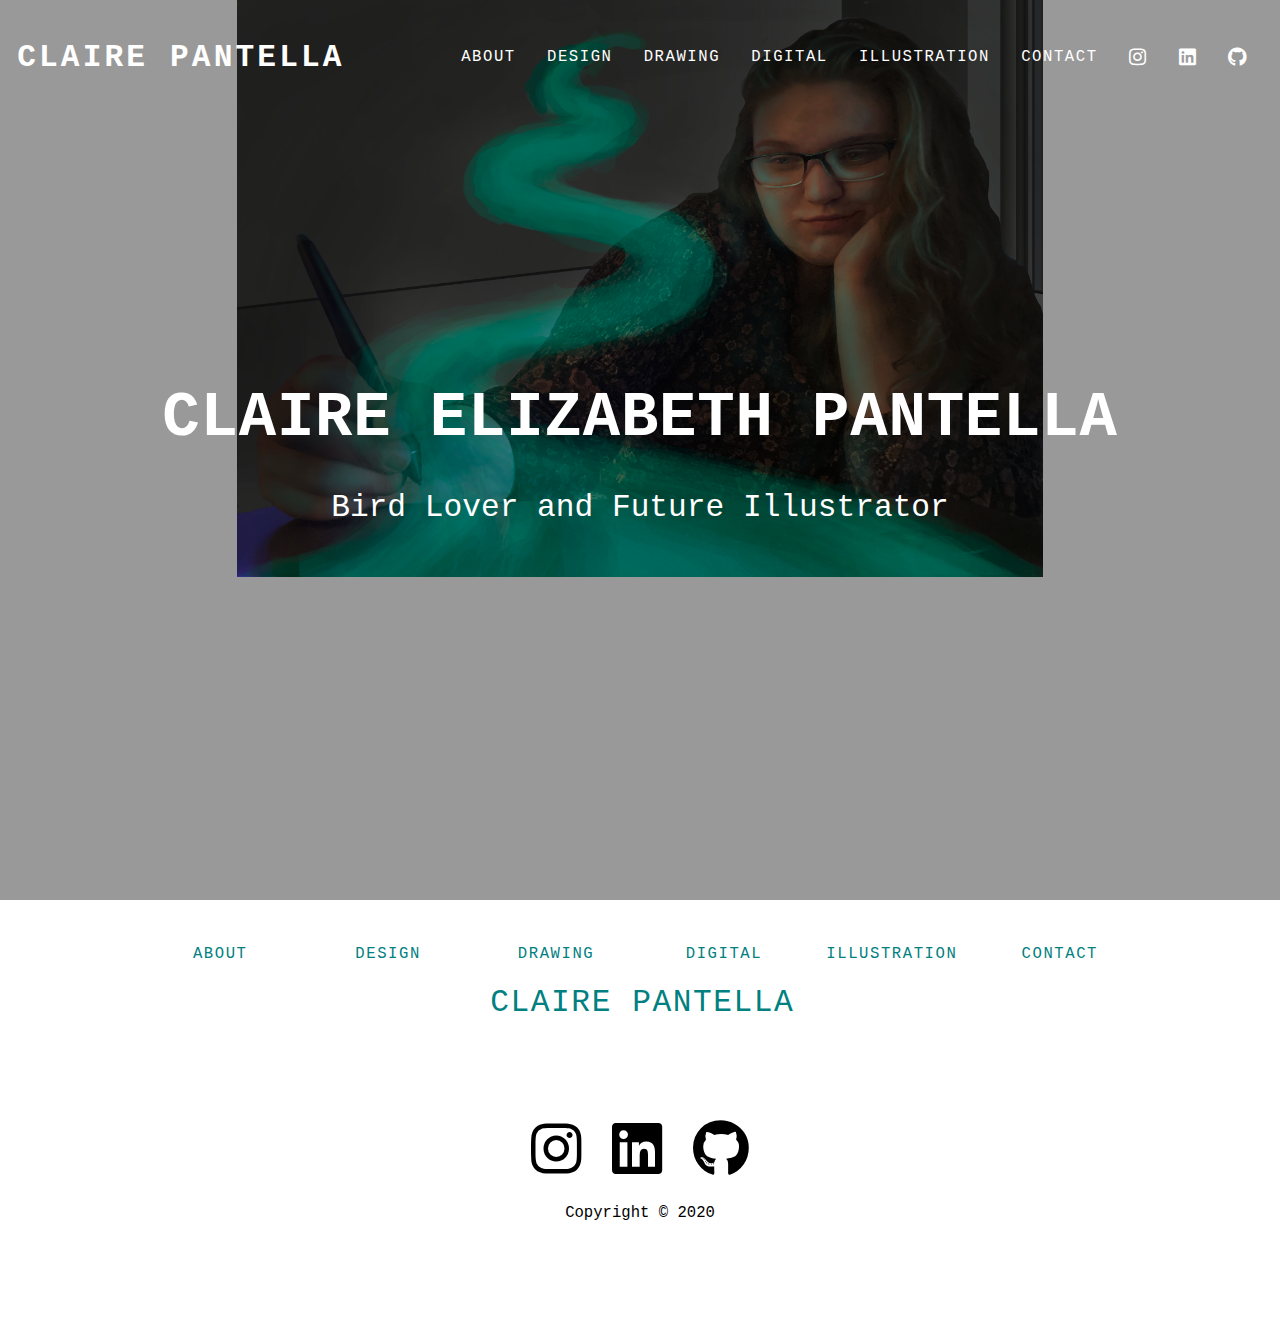
<file: index.html>
<!DOCTYPE html>
<html lang="en">
  <head>
    <meta charset="UTF-8" />
    <meta name="viewport" content="width=device-width, initial-scale=1.0" />
    <link rel="stylesheet" href="css/styles.css" />
    <link rel="stylesheet" href="css/glightbox.min.css" />
    <link rel="stylesheet" href="css/all.min.css" />
    <title>Claire Pantella Homepage</title>
  </head>
  <body class="hero-body">
    <header class="hero-box">
      <section class="hero-image-box">
        <img src="img/project 7.jpg" alt="Project 7">
      </section>
      <nav class="nav-bar hero-nav">
        <h1 class="logo"><a href="index.html">Claire Pantella</a></h1>
        <ul class="nav-menu">
          <li class="nav-item"><a href="about.html">About</a></li>
          <li class="nav-item"><a href="design.html">Design</a></li>
          <li class="nav-item"><a href="drawing.html">Drawing</a></li>
          <li class="nav-item"><a href="digital.html">Digital</a></li>
          <li class="nav-item"><a href="illustration.html">Illustration</a></li>
          <li class="nav-item"><a href="contact.html">Contact</a></li>
          <li class="nav-item social-nav-item">
            <a
              href="https://instagram.com/pantellagram"
              aria-label="Link to Instagram"
              ><i class="fab fa-instagram" aria-hidden="true"></i
            ></a>
          </li>
          <li class="nav-item social-nav-item">
            <a
              href="https://www.linkedin.com"
              aria-label="Link to LinkedIn"
              ><i class="fab fa-linkedin" aria-hidden="true"></i
            ></a>
          </li>
          <li class="nav-item social-nav-item">
            <a
              href="https://github.com/clairepantella.github.io"
              aria-label="Link to Github"
              ><i class="fab fa-github" aria-hidden="true"></i
            ></a>
          </li>
        </ul>
      </nav>
      <section class="hero-text-box">
        <h1 class="hero-heading">Claire Elizabeth Pantella</h1>
        <p class="hero-text">
          Bird Lover and Future Illustrator
        </p>
      </section>
    </header>
    <footer>
      <nav class="nav-bar footer-nav">
        <ul class="nav-menu">
          <li class="nav-item"><a href="about.html">About</a></li>
          <li class="nav-item"><a href="design.html">Design</a></li>
          <li class="nav-item"><a href="drawing.html">Drawing</a></li>
          <li class="nav-item"><a href="digital.html">Digital</a></li>
          <li class="nav-item"><a href="illustration.html">Illustration</a></li>
          <li class="nav-item"><a href="contact.html">Contact</a></li>
          <li class="nav-item logo footer-logo">
            <a href="index.html">Claire Pantella</a>
          </li>
        </ul>
      </nav>
      <section class="footer-social">
        <a
          href="https://instagram.com/pantellagram"
          aria-label="Link to Instagram"
          ><i class="fab fa-instagram fa-3x" aria-hidden="true"></i
        ></a>

        <a
          href="https://www.linkedin.com"
          aria-label="Link to LinkedIn"
          ><i class="fab fa-linkedin fa-3x" aria-hidden="true"></i
        ></a>

        <a href="https://github.com/clairepantella.github.io"
           aria-label="Link to Github"
          ><i class="fab fa-github fa-3x" aria-hidden="true"></i
        ></a>
      </section>
      <p class="footer-copyright">Copyright &copy; 2020</p>
    </footer>
  </body>
</html>
</file>
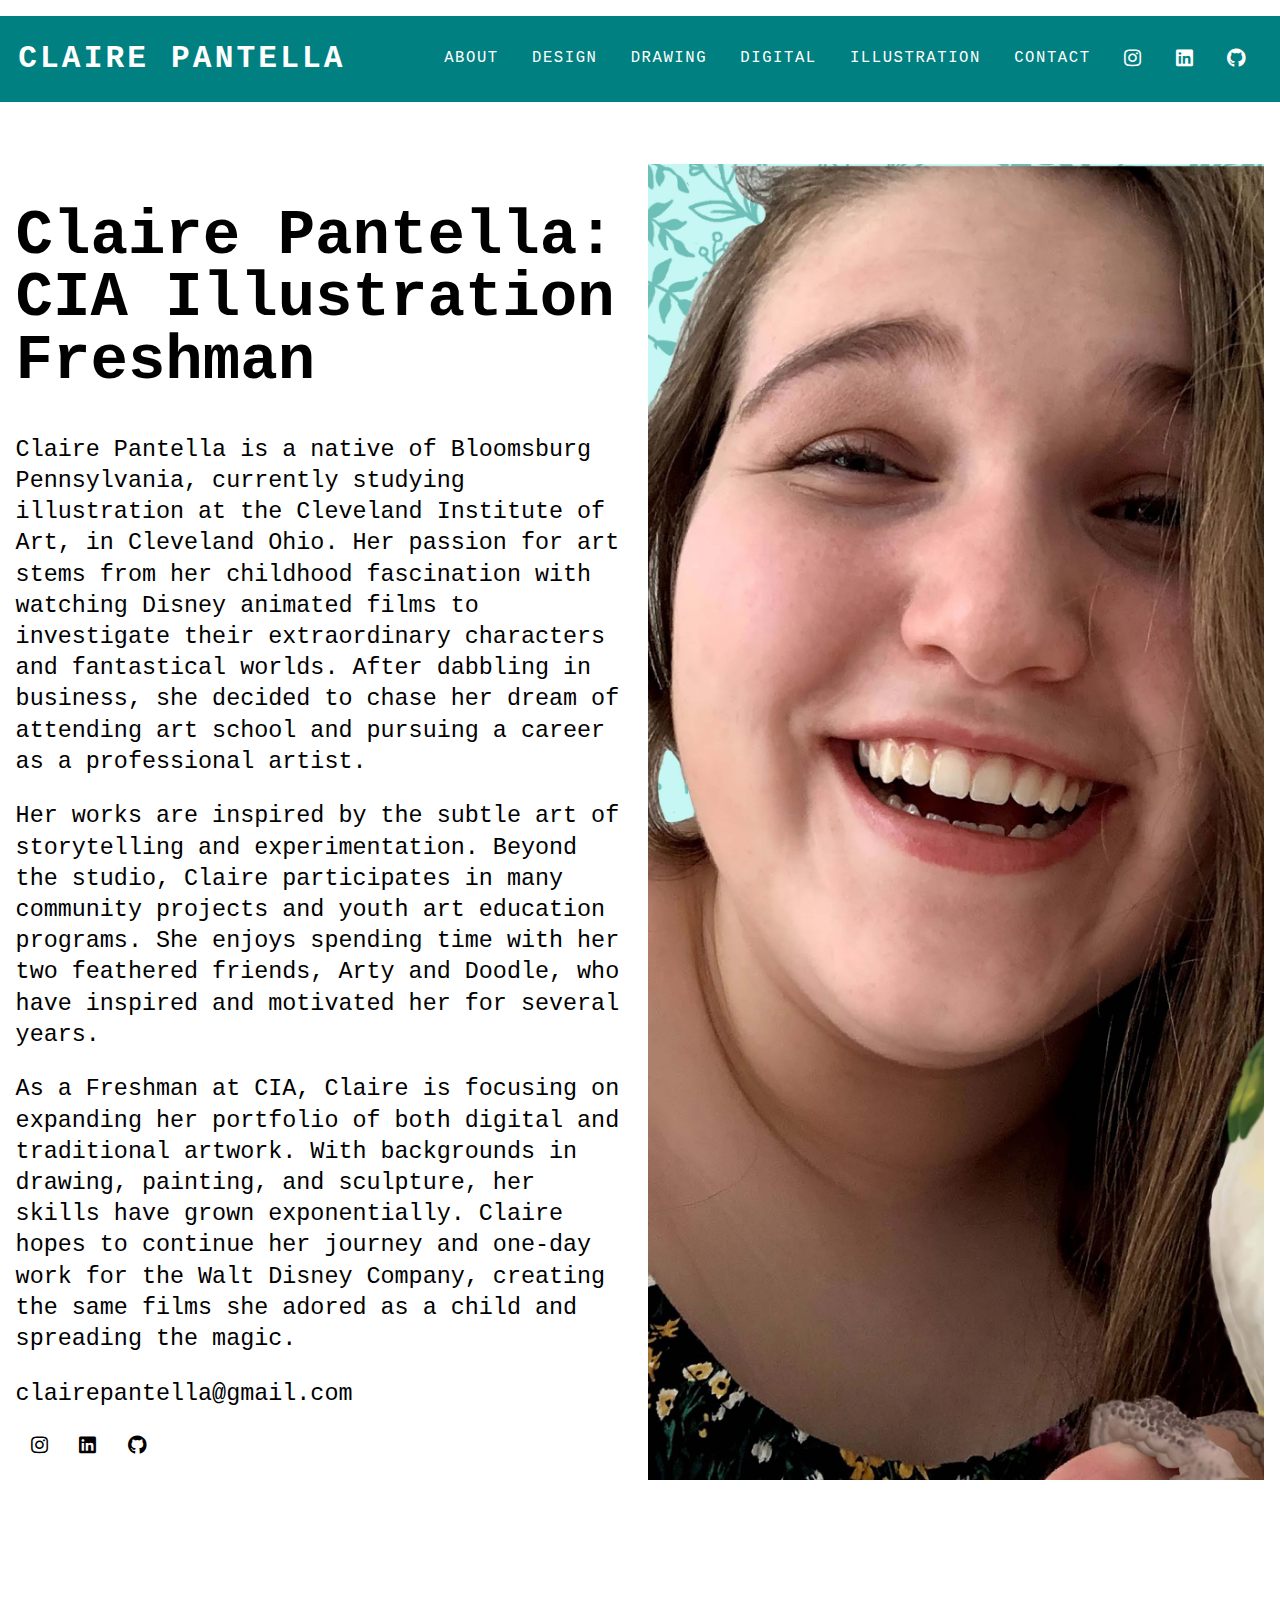
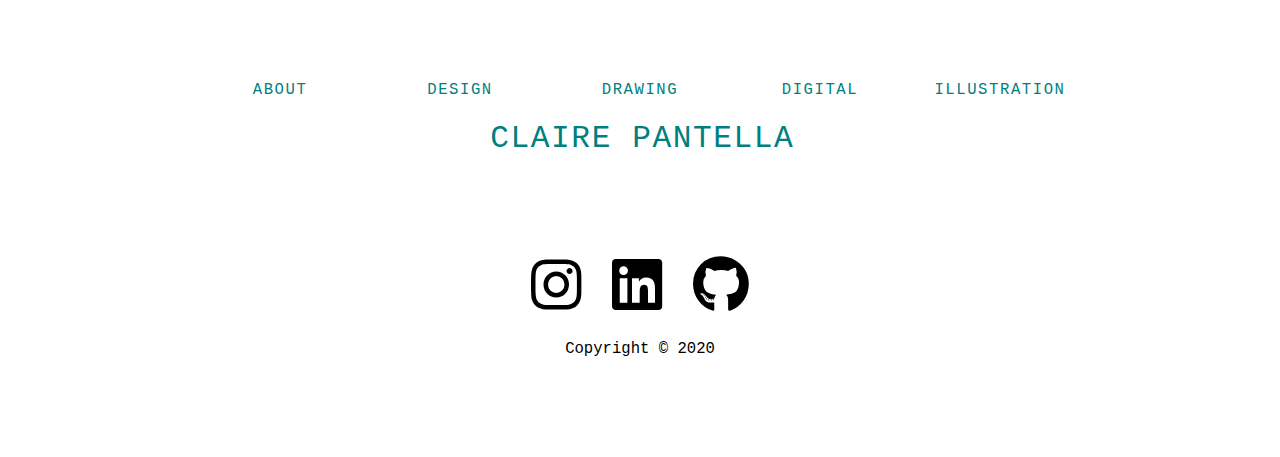
<file: about.html>
<!DOCTYPE html>
<html lang="en">
  <head>
    <meta charset="UTF-8" />
    <meta name="viewport" content="width=device-width, initial-scale=1.0" />
    <link rel="stylesheet" href="css/styles.css" />
    <link rel="stylesheet" href="css/glightbox.min.css" />
    <link rel="stylesheet" href="css/all.min.css" />
    <title>Claire Pantella Homepage</title>
  </head>
  <body>
    <header>
      <nav class="nav-bar other-nav">
        <h1 class="logo"><a href="index.html">Claire Pantella</a></h1>
        <ul class="nav-menu">
          <li class="nav-item"><a href="about.html">About</a></li>
          <li class="nav-item"><a href="design.html">Design</a></li>
          <li class="nav-item"><a href="drawing.html">Drawing</a></li>
          <li class="nav-item"><a href="digital.html">Digital</a></li>
          <li class="nav-item"><a href="illustration.html">Illustration</a></li>
           <li class="nav-item"><a href="contact.html">Contact</a></li>
          <li class="nav-item social-nav-item">
            <a
              href="https://instagram.com/pantellagram"
              aria-label="Link to Instagram"
              ><i class="fab fa-instagram" aria-hidden="true"></i
            ></a>
          </li>
          <li class="nav-item social-nav-item">
            <a
              href="https://www.linkedin.com"
              aria-label="Link to LinkedIn"
              ><i class="fab fa-linkedin" aria-hidden="true"></i
            ></a>
          </li>
          <li class="nav-item social-nav-item">
            <a
              href="https://github.com/clairepantella.github.io"
              aria-label="Link to Github"
              ><i class="fab fa-github" aria-hidden="true"></i
            ></a>
          </li>
        </ul>
      </nav>
    </header>
    <main class="about-page">
      <section class="about-text">
        <h1>Claire Pantella: CIA Illustration Freshman</h1>
        <p>
          Claire Pantella is a native of Bloomsburg Pennsylvania, currently studying illustration at the Cleveland Institute of Art, in Cleveland Ohio. Her passion for art stems from her childhood fascination with watching Disney animated films to investigate their extraordinary characters and fantastical worlds. After dabbling in business, she decided to chase her dream of attending art school and pursuing a career as a professional artist. 
        </p>
        <p>
          Her works are inspired by the subtle art of storytelling and experimentation. Beyond the studio, Claire participates in many community projects and youth art education programs. She enjoys spending time with her two feathered friends, Arty and Doodle, who have inspired and motivated her for several years. 
        </p>
         <p>
          As a Freshman at CIA, Claire is focusing on expanding her portfolio of both digital and traditional artwork. With backgrounds in drawing, painting, and sculpture, her skills have grown exponentially. Claire hopes to continue her journey and one-day work for the Walt Disney Company, creating the same films she adored as a child and spreading the magic. 
        </p>
        <p>clairepantella@gmail.com</p>

        <section class="about-social">
          <a
            href="https://instagram"
            aria-label="Link to Instagram"
            ><i class="fab fa-instagram" aria-hidden="true"></i
          ></a>

          <a
            href="https://www.linkedin.com"
            aria-label="Link to LinkedIn"
            ><i class="fab fa-linkedin" aria-hidden="true"></i
          ></a>

          <a
            href="https://github.com/clairepantella.github.io"
            aria-label="Link to Github"
            ><i class="fab fa-github" aria-hidden="true"></i
          ></a>
        </section>
      </section>
      <section class="about-image">
        <img src="img/self.jpg" alt="self" />
      </section>
    </main>
    <footer>
      <nav class="nav-bar footer-nav">
        <ul class="nav-menu">
          <li class="nav-item"><a href="about.html">About</a></li>
          <li class="nav-item"><a href="design.html">Design</a></li>
          <li class="nav-item"><a href="drawing.html">Drawing</a></li>
          <li class="nav-item"><a href="digital.html">Digital</a></li>
          <li class="nav-item"><a href="illustration.html">Illustration</a></li>
          <li class="nav-item logo footer-logo">
            <a href="index.html">Claire Pantella</a>
          </li>
        </ul>
      </nav>
      <section class="footer-social">
        <a
          href="https://instagram"
          aria-label="Link to Instagram"
          ><i class="fab fa-instagram fa-3x" aria-hidden="true"></i
        ></a>

        <a
          href="https://www.linkedin.com"
          aria-label="Link to LinkedIn"
          ><i class="fab fa-linkedin fa-3x" aria-hidden="true"></i
        ></a>

        <a href="https://github.com/clairepantella.github.io" aria-label="Link to Github"
          ><i class="fab fa-github fa-3x" aria-hidden="true"></i
        ></a>
      </section>
      <p class="footer-copyright">Copyright &copy; 2020</p>
    </footer>
  </body>
</html>
</file>
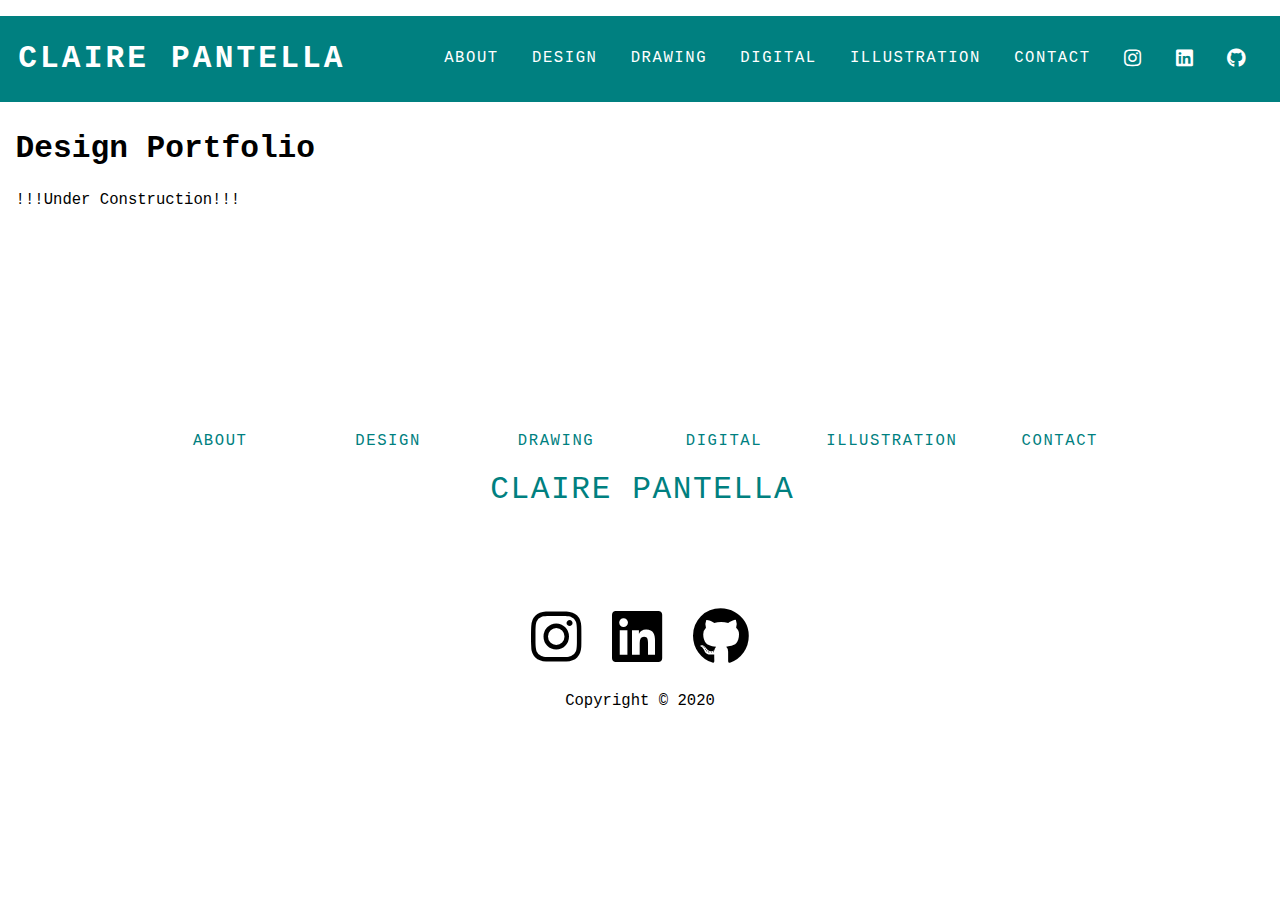
<file: contact.html>
<!DOCTYPE html>
<html lang="en">
  <head>
    <meta charset="UTF-8" />
    <meta name="viewport" content="width=device-width, initial-scale=1.0" />
    <link rel="stylesheet" href="css/styles.css" />
    <link rel="stylesheet" href="css/glightbox.min.css" />
    <link rel="stylesheet" href="css/all.min.css" />
    <title>Claire Pantella Homepage</title>
  </head>
  <body>
    <header>
      <nav class="nav-bar other-nav">
        <h1 class="logo"><a href="index.html">Claire Pantella</a></h1>
        <ul class="nav-menu">
          <li class="nav-item"><a href="about.html">About</a></li>
          <li class="nav-item"><a href="design.html">Design</a></li>
          <li class="nav-item"><a href="drawing.html">Drawing</a></li>
          <li class="nav-item"><a href="digital.html">Digital</a></li>
          <li class="nav-item"><a href="illustration.html">Illustration</a></li>
          <li class="nav-item"><a href="contact.html">Contact</a></li>
          <li class="nav-item social-nav-item">
            <a
              href="https://instagram.com/pantellagram"
              aria-label="Link to Instagram"
              ><i class="fab fa-instagram" aria-hidden="true"></i
            ></a>
          </li>
          <li class="nav-item social-nav-item">
            <a
              href="https://www.linkedin.com"
              aria-label="Link to LinkedIn"
              ><i class="fab fa-linkedin" aria-hidden="true"></i
            ></a>
          </li>
          <li class="nav-item social-nav-item">
            <a
              href="https://github.com/clairepantella.github.io"
              aria-label="Link to Github"
              ><i class="fab fa-github" aria-hidden="true"></i
            ></a>
          </li>
        </ul>
      </nav>
    </header>

    <main class="gallery-page">
      <h1>Design Portfolio</h1>
      <p>
        !!!Under Construction!!!
      </p>
      </section>
    </main>

    <footer>
      <nav class="nav-bar footer-nav">
        <ul class="nav-menu">
          <li class="nav-item"><a href="about.html">About</a></li>
          <li class="nav-item"><a href="design.html">Design</a></li>
          <li class="nav-item"><a href="drawing.html">Drawing</a></li>
          <li class="nav-item"><a href="digital.html">Digital</a></li>
          <li class="nav-item"><a href="illustration.html">Illustration</a></li>
          <li class="nav-item"><a href="contact.html">Contact</a></li>
          <li class="nav-item logo footer-logo">
            <a href="index.html">Claire Pantella</a>
          </li>
        </ul>
      </nav>
      <section class="footer-social">
        <a
          href="https://instagram.com/pantellagram"
          aria-label="Link to Instagram"
          ><i class="fab fa-instagram fa-3x" aria-hidden="true"></i
        ></a>

        <a
          href="https://www.linkedin.com"
          aria-label="Link to LinkedIn"
          ><i class="fab fa-linkedin fa-3x" aria-hidden="true"></i
        ></a>

        <a href="https://github.com/clairepantella.github.io" aria-label="Link to Github"
          ><i class="fab fa-github fa-3x" aria-hidden="true"></i
        ></a>
      </section>
      <p class="footer-copyright">Copyright &copy; 2020</p>
    </footer>
  </body>
</html>
</file>
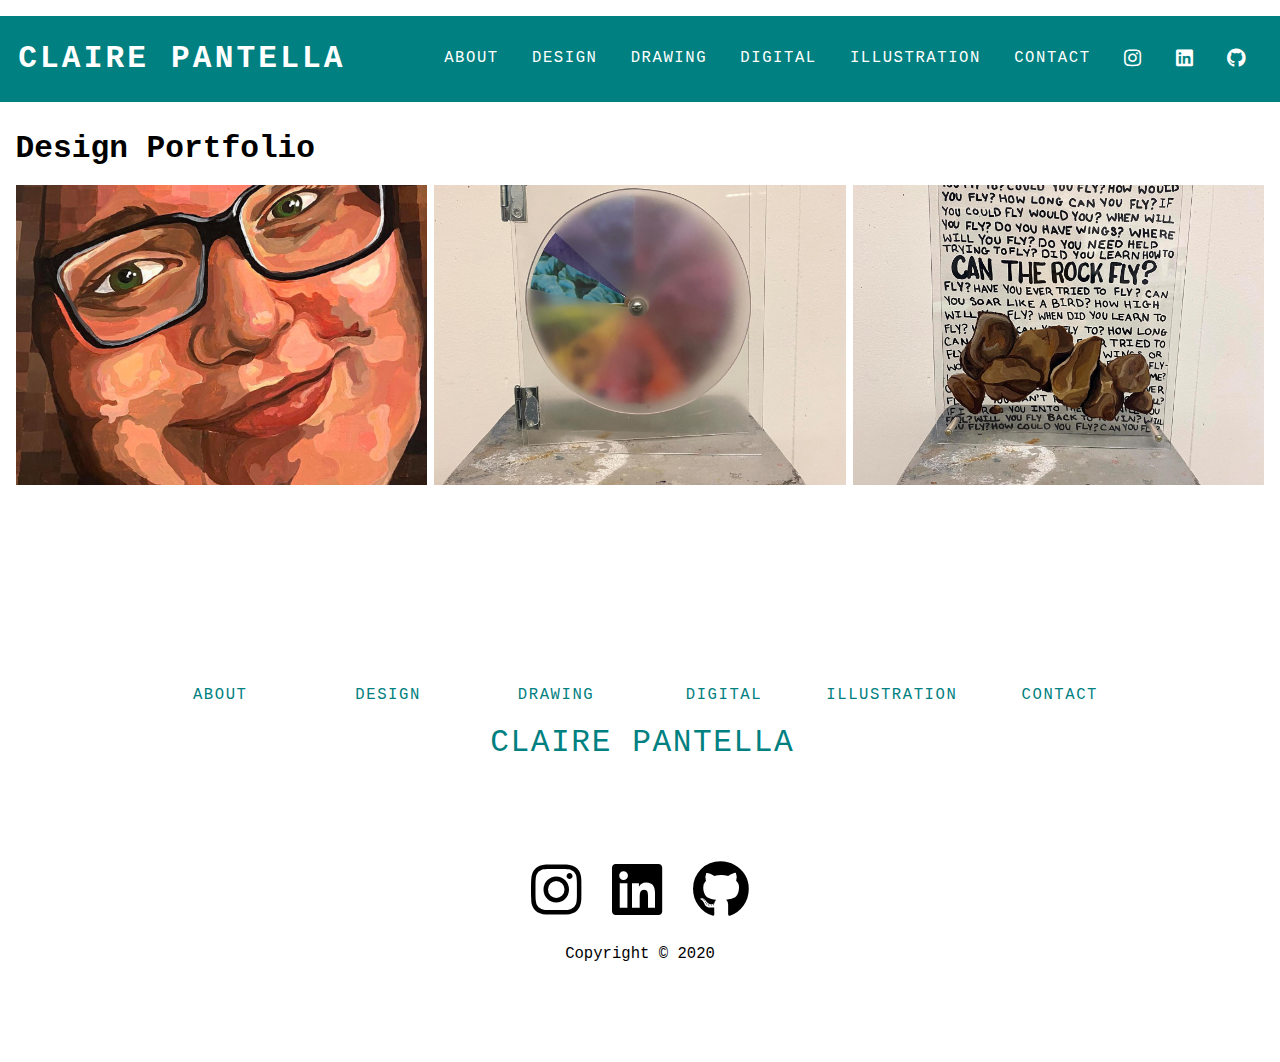
<file: design.html>
<!DOCTYPE html>
<html lang="en">
  <head>
    <meta charset="UTF-8" />
    <meta name="viewport" content="width=device-width, initial-scale=1.0" />
    <link rel="stylesheet" href="css/styles.css" />
    <link rel="stylesheet" href="css/glightbox.min.css" />
    <link rel="stylesheet" href="css/all.min.css" />
    <title>Claire Pantella Homepage</title>
  </head>
  <body>
    <header>
      <nav class="nav-bar other-nav">
        <h1 class="logo"><a href="index.html">Claire Pantella</a></h1>
        <ul class="nav-menu">
          <li class="nav-item"><a href="about.html">About</a></li>
          <li class="nav-item"><a href="design.html">Design</a></li>
          <li class="nav-item"><a href="drawing.html">Drawing</a></li>
          <li class="nav-item"><a href="digital.html">Digital</a></li>
          <li class="nav-item"><a href="illustration.html">Illustration</a></li>
          <li class="nav-item"><a href="contact.html">Contact</a></li>
          <li class="nav-item social-nav-item">
            <a
              href="https://instagram.com/pantellagram"
              aria-label="Link to Instagram"
              ><i class="fab fa-instagram" aria-hidden="true"></i
            ></a>
          </li>
          <li class="nav-item social-nav-item">
            <a
              href="https://www.linkedin.com"
              aria-label="Link to LinkedIn"
              ><i class="fab fa-linkedin" aria-hidden="true"></i
            ></a>
          </li>
          <li class="nav-item social-nav-item">
            <a
              href="https://github.com/clairepantella.github.io"
              aria-label="Link to Github"
              ><i class="fab fa-github" aria-hidden="true"></i
            ></a>
          </li>
        </ul>
      </nav>
    </header>

    <main class="gallery-page">
      <h1>Design Portfolio</h1>
      <section class="portfolio-gallery">
        <div class="gallery-item">
          <a
            href="img/design/color mixing.jpg"
            class="glightbox"
            data-glightbox="title: Color Mixing Self-Portrait ; description: .color-mix-desc; descPosition: left"
            ><img
              src="img/design/color mixing.jpg"
              alt="painting"
              title="Color Mixing Self-Portrait "
              class="gallery-img"
          /></a>
          <div class="glightbox-desc color-mix-desc">
            <p>12x18</p>
            <p>November 2020</p>
            <p>Created through a combination of mechanically combined color (mixed paint) and optically mixed (with your eye) using acrylic paint.</p>
        </div>
        </div>
        <div class="gallery-item">
          <a
            href="img/design/color wheel.jpg"
            class="glightbox"
            data-glightbox="title: Found Color Book; description: .color-wheel-desc; descPosition: left"
            ><img
              src="img/design/color wheel.jpg"
              alt="color wheel"
              title="Found Color Book"
              class="gallery-img"
          /></a>
          <div class="glightbox-desc color-wheel-desc">
            <p>8x10</p>
            <p>October 2020</p>
            <p>This dynamic and functional color wheel was created by cutting plexiglass book “pages” and incorporating a functional “wheel” which was frosted to enable the eye to focus on one color hue at a time. </p>
        </div>
        </div>
        <div class="gallery-item">
          <a
            href="img/design/Rocks.jpg"
            class="glightbox"
            data-glightbox="title: Biophilia and Wonder ; description: .rock-desc; descPosition: left"
            ><img
              src="img/design/Rocks.jpg"
              alt="rocks"
              title="Biophilia and Wonder "
              class="gallery-img"
          /></a>
          <div class="glightbox-desc rock-desc">
            <p>9x12</p>
            <p>November 2020</p>
            <p>Professor Kevin Kautenburger provided each of the students in his 2D design class with a rock and encouraged us to “bond” with the rock by asking it questions and spending quality time with it to develop our sense of curiosity and wonder. In response to bizarre projects, I constructed an equally ludicrous response by pondering my rock’s ability to fly. 
            </p>
        </div>
        </div>
      </section>
      </section>
    </main>

    <footer>
      <nav class="nav-bar footer-nav">
        <ul class="nav-menu">
          <li class="nav-item"><a href="about.html">About</a></li>
          <li class="nav-item"><a href="design.html">Design</a></li>
          <li class="nav-item"><a href="drawing.html">Drawing</a></li>
          <li class="nav-item"><a href="digital.html">Digital</a></li>
          <li class="nav-item"><a href="illustration.html">Illustration</a></li>
          <li class="nav-item"><a href="contact.html">Contact</a></li>
          <li class="nav-item logo footer-logo">
            <a href="index.html">Claire Pantella</a>
          </li>
        </ul>
      </nav>
      <section class="footer-social">
        <a
          href="https://instagram.com/pantellagram"
          aria-label="Link to Instagram"
          ><i class="fab fa-instagram fa-3x" aria-hidden="true"></i
        ></a>

        <a
          href="https://www.linkedin.com"
          aria-label="Link to LinkedIn"
          ><i class="fab fa-linkedin fa-3x" aria-hidden="true"></i
        ></a>

        <a href="https://github.com/clairepantella.github.io" aria-label="Link to Github"
          ><i class="fab fa-github fa-3x" aria-hidden="true"></i
        ></a>
      </section>
      <p class="footer-copyright">Copyright &copy; 2020</p>
    </footer>
    <script src="js/glightbox.min.js"></script>
    <script type="text/javascript">
      const lightbox = GLightbox({ loop: true });
    </script>
  </body>
</html>
</file>
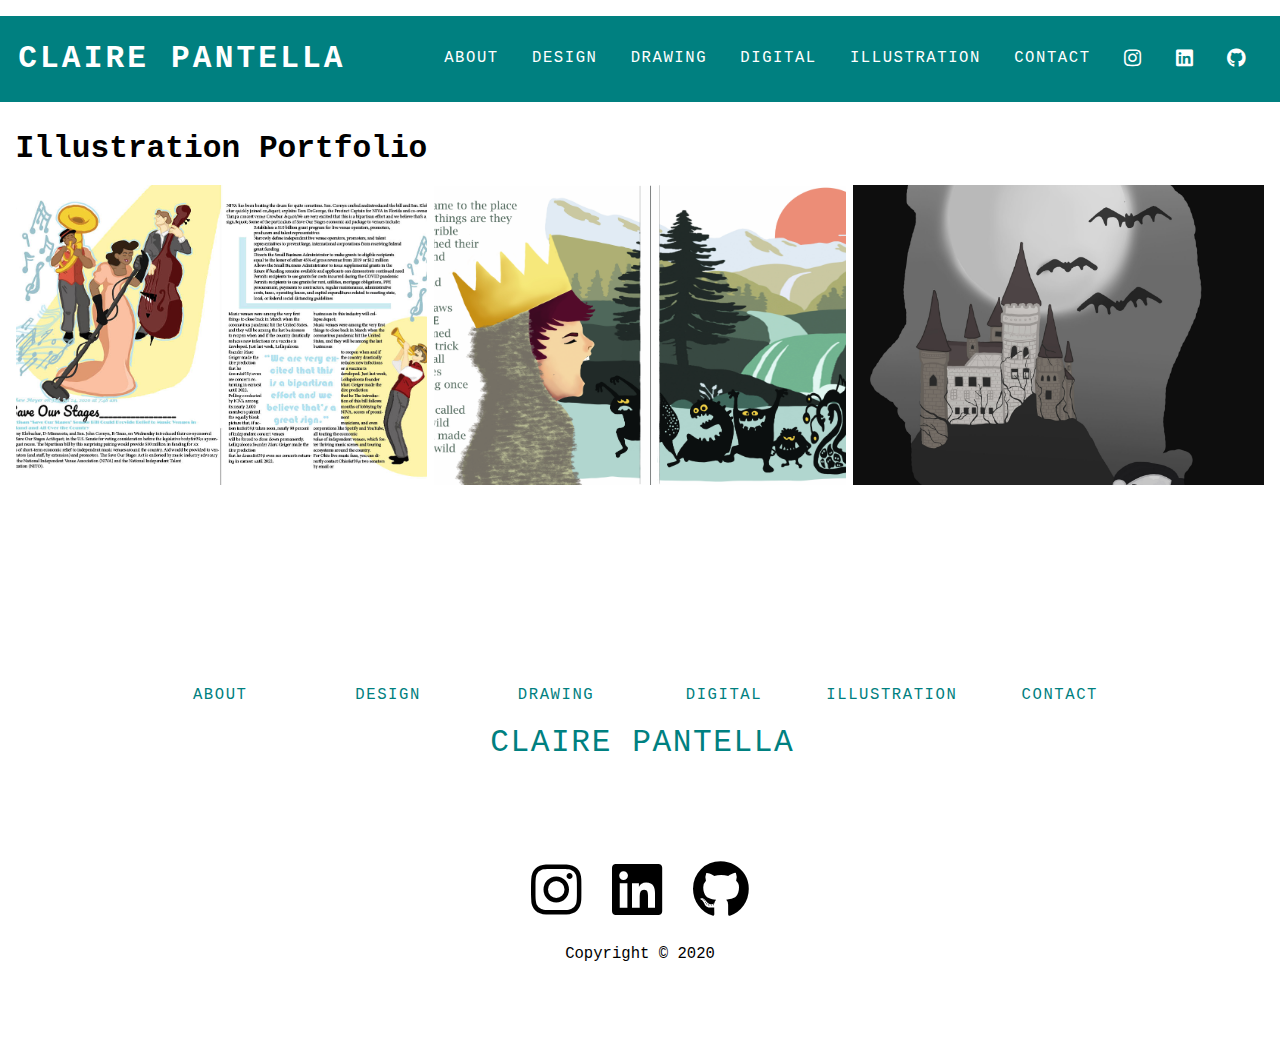
<file: illustration.html>
<!DOCTYPE html>
<html lang="en">
  <head>
    <meta charset="UTF-8" />
    <meta name="viewport" content="width=device-width, initial-scale=1.0" />
    <link rel="stylesheet" href="css/styles.css" />
    <link rel="stylesheet" href="css/glightbox.min.css" />
    <link rel="stylesheet" href="css/all.min.css" />
    <title>Claire Pantella Homepage</title>
  </head>
  <body>
    <header>
      <nav class="nav-bar other-nav">
        <h1 class="logo"><a href="index.html">Claire Pantella</a></h1>
        <ul class="nav-menu">
          <li class="nav-item"><a href="about.html">About</a></li>
          <li class="nav-item"><a href="design.html">Design</a></li>
          <li class="nav-item"><a href="drawing.html">Drawing</a></li>
          <li class="nav-item"><a href="digital.html">Digital</a></li>
          <li class="nav-item"><a href="illustration.html">Illustration</a></li>
          <li class="nav-item"><a href="contact.html">Contact</a></li>
          <li class="nav-item social-nav-item">
            <a
              href="https://instagram.com/pantellagram"
              aria-label="Link to Instagram"
              ><i class="fab fa-instagram" aria-hidden="true"></i
            ></a>
          </li>
          <li class="nav-item social-nav-item">
            <a
              href="https://www.linkedin.com"
              aria-label="Link to LinkedIn"
              ><i class="fab fa-linkedin" aria-hidden="true"></i
            ></a>
          </li>
          <li class="nav-item social-nav-item">
            <a
              href="https://github.com/clairepantella.github.io"
              aria-label="Link to Github"
              ><i class="fab fa-github" aria-hidden="true"></i
            ></a>
          </li>
        </ul>
      </nav>
    </header>

    <main class="gallery-page">
      <h1>Illustration Portfolio</h1>
      <section class="portfolio-gallery">
        <div class="gallery-item">
          <a
            href="img/illustration/illustration1.jpg"
            class="glightbox"
            data-glightbox="title:Editorial Illustration; description: .editorial-desc"
            ><img
              src="img/illustration/illustration1.jpg"
              alt="illustration 1"
              title="Editorial Illustration"
              class="gallery-img"
          /></a>
          <div class="glightbox-desc editorial-desc ">
            <p>11 x 17</p>
            <p>September 2020</p>
            <p>This full-color, double-page spread, editorial illustration is created in response to an article entitled “Bipartisan 'Save Our Stages' Senate Bill Could Provide Relief to Music Venues in Cleveland and All Over the Country” by Matthew Moyer.</p>
        </div>
        </div>
        <div class="gallery-item">
          <a
            href="img/illustration/illustration 2.jpg"
            class="glightbox"
            data-glightbox="title:Children’s Book Illustration; description: .childrens-book-desc"
            ><img
              src="img/illustration/illustration 2.jpg"
              alt="illustration 2"
              title="Children’s Book Illustration"
              class="gallery-img"
          /></a>
          <div class="glightbox-desc childrens-book-desc ">
            <p>17 x 9</p>
            <p>October 2020</p>
            <p>Recreated illustration from the classic children’s story-book “Where the Wild Things Are” by Maurice Sendak.</p>
        </div>
        </div>
        <div class="gallery-item">
          <a
            href="img/illustration/illustration 3.jpg"
            class="glightbox"
            data-glightbox="title:Book Cover Illustration; description: .cover-desc; descPosition: left"
            ><img
              src="img/illustration/illustration 3.jpg"
              alt="illustration 3"
              title="Book Cover Illustration"
              class="gallery-img"
          /></a>
          <div class="glightbox-desc cover-desc ">
            <p>8 x 10</p>
            <p>September 2020</p>
            <p>This project focuses on incorporating hand-lettering and illustration to create a dynamic and interesting book cover for the classic novel “Dracula” by Bram Stoker.</p>
        </div>
        </div>
      </section>
    </main>

    <footer>
      <nav class="nav-bar footer-nav">
        <ul class="nav-menu">
          <li class="nav-item"><a href="about.html">About</a></li>
          <li class="nav-item"><a href="design.html">Design</a></li>
          <li class="nav-item"><a href="drawing.html">Drawing</a></li>
          <li class="nav-item"><a href="digital.html">Digital</a></li>
          <li class="nav-item"><a href="illustration.html">Illustration</a></li>
          <li class="nav-item"><a href="contact.html">Contact</a></li>
          <li class="nav-item logo footer-logo">
            <a href="index.html">Claire Pantella</a>
          </li>
        </ul>
      </nav>
      <section class="footer-social">
        <a
          href="https://instagram.com/pantellagram"
          aria-label="Link to Instagram"
          ><i class="fab fa-instagram fa-3x" aria-hidden="true"></i
        ></a>

        <a
          href="https://www.linkedin.com"
          aria-label="Link to LinkedIn"
          ><i class="fab fa-linkedin fa-3x" aria-hidden="true"></i
        ></a>

        <a href="https://github.com/clairepantella.github.io" aria-label="Link to Github"
          ><i class="fab fa-github fa-3x" aria-hidden="true"></i
        ></a>
      </section>
      <p class="footer-copyright">Copyright &copy; 2020</p>
    </footer>
        <script src="js/glightbox.min.js"></script>
    <script type="text/javascript">
      const lightbox = GLightbox({ loop: true });
    </script>
  </body>
</html>
</file>
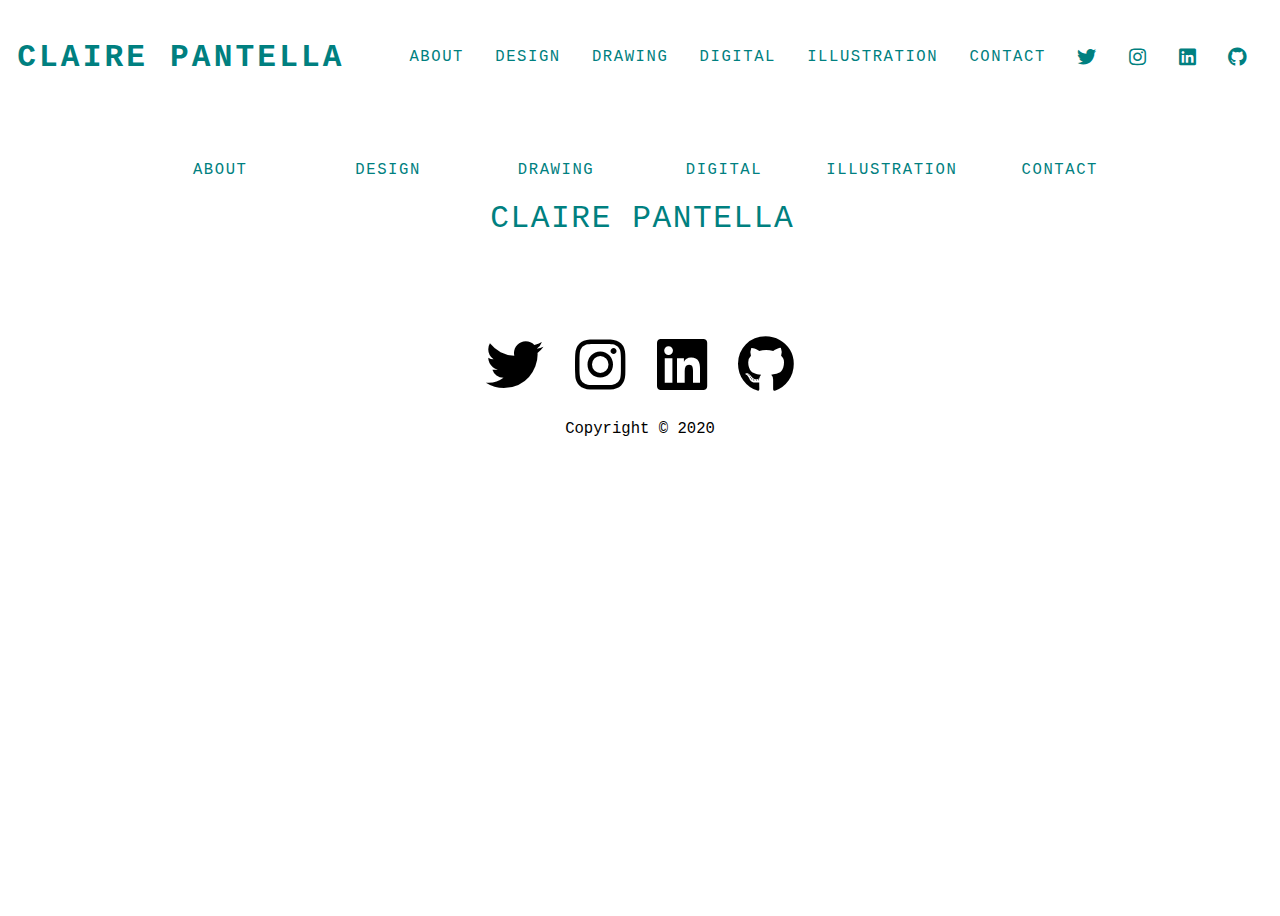
<file: template.html>
<!DOCTYPE html>
<html lang="en">
  <head>
    <meta charset="UTF-8" />
    <meta name="viewport" content="width=device-width, initial-scale=1.0" />
    <link rel="stylesheet" href="css/styles.css" />
    <link rel="stylesheet" href="css/glightbox.min.css" />
    <link rel="stylesheet" href="css/all.min.css" />
    <title>Claire Pantella Homepage</title>
  </head>
  <body>
    <header>
      <nav class="nav-bar">
        <h1 class="logo"><a href="index.html">Claire Pantella</a></h1>
        <ul class="nav-menu">
          <li class="nav-item"><a href="about.html">About</a></li>
          <li class="nav-item"><a href="design.html">Design</a></li>
          <li class="nav-item"><a href="drawing.html">Drawing</a></li>
          <li class="nav-item"><a href="digital.html">Digital</a></li>
          <li class="nav-item"><a href="illustration.html">Illustration</a></li>
          <li class="nav-item"><a href="contact.html">Contact</a></li>
          <li class="nav-item social-nav-item">
            <a href="https://twitter.com" aria-label="Link to Twitter"
              ><i class="fab fa-twitter" aria-hidden="true"></i
            ></a>
          </li>
          <li class="nav-item social-nav-item">
            <a
              href="https://instagram.com/pantellagram/"
              aria-label="Link to Ins"
              ><i class="fab fa-instagram" aria-hidden="true"></i
            ></a>
          </li>
          <li class="nav-item social-nav-item">
            <a
              href="https://www.linkedin.com"
              aria-label="Link to LinkedIn"
              ><i class="fab fa-linkedin" aria-hidden="true"></i
            ></a>
          </li>
          <li class="nav-item social-nav-item">
            <a
              href="https://github.comn"
              aria-label="Link to Github"
              ><i class="fab fa-github" aria-hidden="true"></i
            ></a>
          </li>
        </ul>
      </nav>
    </header>

    <footer>
      <nav class="nav-bar footer-nav">
        <ul class="nav-menu">
          <li class="nav-item"><a href="about.html">About</a></li>
          <li class="nav-item"><a href="design.html">Design</a></li>
          <li class="nav-item"><a href="drawing.html">Drawing</a></li>
          <li class="nav-item"><a href="digital.html">Digital</a></li>
          <li class="nav-item"><a href="illustration.html">Illustration</a></li>
          <li class="nav-item"><a href="contact.html">Contact</a></li>
          <li class="nav-item logo footer-logo">
            <a href="index.html">Claire Pantella</a>
          </li>
        </ul>
      </nav>
      <section class="footer-social">
        <a href="https://twitter.com" aria-label="Link to Twitter"
          ><i class="fab fa-twitter fa-3x" aria-hidden="true"></i
        ></a>
        <a
          href="https://instagram"
          aria-label="Link to Instagram"
          ><i class="fab fa-instagram fa-3x" aria-hidden="true"></i
        ></a>

        <a
          href="https://www.linkedin.com"
          aria-label="Link to LinkedIn"
          ><i class="fab fa-linkedin fa-3x" aria-hidden="true"></i
        ></a>

        <a href="https://github.com" aria-label="Link to Github"
          ><i class="fab fa-github fa-3x" aria-hidden="true"></i
        ></a>
      </section>
      <p class="footer-copyright">Copyright &copy; 2020</p>
    </footer>
  </body>
</html>
</file>
<file: css/styles.css>
/* basic styles */
html {
  font-size: 120%;
  line-height: 2rem;
  box-sizing: border-box;
  font-family: monospace;
  height: 100%;
}

body {
  margin: 0 auto;
  padding: 0;
  min-height: 100%;
}

*,
*::before,
*::after {
  box-sizing: inherit;
}

img,
video {
  width: 100%;
  height: auto;
  display: block;
}

/* Begin Header Navbar Styles */
.nav-bar {
  display: flex;
  flex-wrap: wrap;
  justify-content: center;
  align-items: center;
  line-height: 1rem;
  overflow: hidden;
  background-color: #fff;
}

.logo,
.nav-menu {
  text-transform: uppercase;
}
.logo,
.nav-item {
  white-space: nowrap;
}

.nav-menu {
  list-style: none;
  display: flex;
  flex-wrap: wrap;
  justify-content: space-evenly;
  align-items: center;
  padding: 0;
  margin: 0;
}

.nav-item {
  flex: 1 0 33.3%;
  text-align: center;
}

.social-nav-item {
  flex: 1 1 10%;
}

.logo a,
.nav-menu a {
  display: block;
  text-decoration: none;
  letter-spacing: 0.2rem;
  padding: 0.8rem;
  color: teal;
}

.logo a {
  font-weight: 800;
  font-size: 2rem;
}

.nav-menu a {
  font-weight: 500;
  letter-spacing: 0.1rem;
  padding: 1rem;
  border-bottom: 1px solid #fff;
  transition: all ease 0.1s;
}

.nav-menu a:hover {
  border: 1px solid teal;
  transform: scale(0.8);
}

/* Hero Header Navbar Changes */

.hero-nav {
  background: none;
  grid-column: 1/-1;
  grid-row: 1/ -1;
  background: none;
  align-content: top;
  z-index: 10;
}

.other-nav {
  background-color: teal;
}

.other-nav .logo a,
.other-nav .nav-menu a {
  color: white;
}

.hero-nav .logo a,
.hero-nav .nav-menu a {
  color: white;
}

.hero-nav .nav-menu a:hover {
  border: 1px solid #ffffff;
  transform: scale(0.8);
}

.other-nav a {
  border: 1px solid teal;
}

.other-nav .nav-menu a:hover {
  border: 1px solid #ffffff;
  transform: scale(0.8);
}

.hero-nav .nav-menu a {
  border-bottom: 1px solid rgba(0, 0, 0, 0);
}

/* Homepage Hero */

.hero-box {
  display: grid;
  grid-template-columns: 1fr;
  grid-template-rows: 1fr;
  grid-gap: 0px;
  align-content: center;
  justify-content: center;
  align-items: start;
  height: 100%;
}

.hero-image-box {
  height: 100vh;
  max-width: 62.9%;
  display: grid;
  justify-self: center;
  grid-column: 1 / -1;
  grid-row: 1 / -1;
}

.hero-image-box::after {
  content: "";
  background-color: rgba(0, 0, 0, 0.4);
  height: 100%;
  width: 100%;
  position: absolute;
  top: 0;
  left: 0;
}

.hero-img,
.hero-video {
  width: 100%;
  height: 100%;
  object-fit: cover;
}

/*
.hero-video {
  background-color: #000;
  background-image: url("../img/ocean.jpg");
  background-repeat: no-repeat;
  background-size: cover;
  background-position: center;
}
*/

.hero-text-box {
  grid-row: 1 / -1;
  grid-column: 1 / -1;
  align-self: center;
  padding: 1rem;
  z-index: 10;
  text-align: center;
}

.hero-heading {
  font-size: 1.5rem;
  letter-spacing: 0.05rem;
  font-weight: bold;
  text-transform: uppercase;
  color: white;
}

.hero-text {
  font-size: 1rem;
  margin-top: 0.5rem;
  color: white;
}

.hero-button {
  display: inline-block;
  padding: 0.75rem 2rem;
  background: none;
  color: white;
  font-size: 1.2rem;
  font-weight: bold;
  border: 1px solid white;
  border-radius: 5px;
  margin-top: 2rem;
}

.hero-button:hover {
  transform: scale(0.95);
}

.hero-button:active {
  background: rgba(0, 0, 0, 0.3);
}

/* About Page CSS */
.about-page {
  padding: 2rem 1rem 10rem 1rem;
  display: grid;
  grid-template-columns: 1fr;
  height: 100%;
}

.about-text {
  margin: 0 auto;
}

.about-text h1 {
  font-size: 2rem;
  line-height: 2rem;
}

.about-image img {
  height: 100%;
  object-fit: cover;
}

.about-social {
  display: flex;
  justify-content: start;
}

.about-social a {
  color: black;
  padding: 0 1rem 1rem 1rem;
}

/* Begin Grid Gallery Styles */
.gallery-page {
  padding: 0 1rem 10rem 1rem;
}

.portfolio-gallery {
  display: grid;
  grid-template-columns: repeat(auto-fit, minmax(300px, 1fr));
  grid-gap: 0.5rem;
  grid-auto-rows: 300px;
}

.gallery-item {
  height: 100%;
  width: 100%;
  overflow: hidden;
}

.gallery-img {
  height: 100%;
  object-fit: cover;
  transition: 0.5s ease-in-out;
}

.gallery-img:hover {
  transform: scale(1.5);
}

.gallery-span {
  grid-template-columns: 1fr;
  grid-auto-flow: dense;
}

.w-1,
.w-2,
.w-3,
.w-4,
.w-5,
.w-6 {
  grid-column: span 1;
}
.h-1,
.h-2,
.h-3,
.h-4,
.h-5,
.h-6 {
  grid-row: span 1;
}

/* Footer Nav Extra Sytles */
.footer-logo {
  white-space: nowrap;
}

.footer-social {
  display: flex;
  justify-content: center;
  padding-top: 3rem;
}

.footer-social a {
  color: black;
  padding: 0 1rem;
}

.footer-copyright {
  text-align: center;
  padding-bottom: 6rem;
}

/* Add Medida Queries for large Screens */

@media (min-width: 600px) {
  .nav-bar {
    line-height: 1.5rem;
  }
  .nav-menu {
    padding: 0 1rem;
  }
  .nav-item {
    flex: 1 1;
  }
  .hero-nav {
    padding-bottom: 1rem;
  }
  .hero-heading {
    font-size: 4rem;
    line-height: 4rem;
  }

  .hero-text-box {
    padding: 2rem;
  }
  .hero-text {
    font-size: 2rem;
    line-height: 2rem;
  }

  .about-page {
    grid-template-columns: 1fr 1fr;
    grid-gap: 1rem;
  }

  .about-text h1 {
    font-size: 3rem;
    line-height: 3rem;
  }
  .about-text p {
    font-size: 1.1rem;
    line-height: 1.5rem;
  }

  /* Grid column and row spans for wider screens */
  .w-1 {
    grid-column: span 1;
  }
  .w-2 {
    grid-column: span 2;
  }
  .w-3 {
    grid-column: span 3;
  }
  .w-4 {
    grid-column: span 4;
  }
  .w-5 {
    grid-column: span 5;
  }
  .w-6 {
    grid-column: span 6;
  }
  .h-1 {
    grid-row: span 1;
  }
  .h-2 {
    grid-row: span 2;
  }
  .h-3 {
    grid-row: span 3;
  }
  .h-4 {
    grid-row: span 4;
  }
  .h-5 {
    grid-row: span 5;
  }
  .h-6 {
    grid-row: span 6;
  }
  .gallery-span {
    grid-template-columns: repeat(6, 1fr);
  }

  .footer-nav {
    padding-top: 2rem;
  }
  .footer-logo {
    flex-basis: 100%;
  }
}

@media (min-width: 920px) {
  body {
    max-width: 1400px;
  }
  .hero-body {
    max-width: unset;
  }

  .nav-bar {
    justify-content: space-between;
    padding: 1rem 0;
    margin: 1rem auto 2rem auto;
    line-height: 1rem;
  }
  .nav-menu {
    width: auto;
    justify-self: end;
  }

  .logo {
    margin: 0 0 0 0.3rem;
    justify-self: start;
  }
  .hero-nav {
    width: 100%;
  }
  .about-text h1 {
    font-size: 4rem;
    line-height: 4rem;
  }

  .about-text p {
    font-size: 1.5rem;
    line-height: 2rem;
  }

  .footer-nav {
    justify-content: space-evenly;
  }
}
</file>
